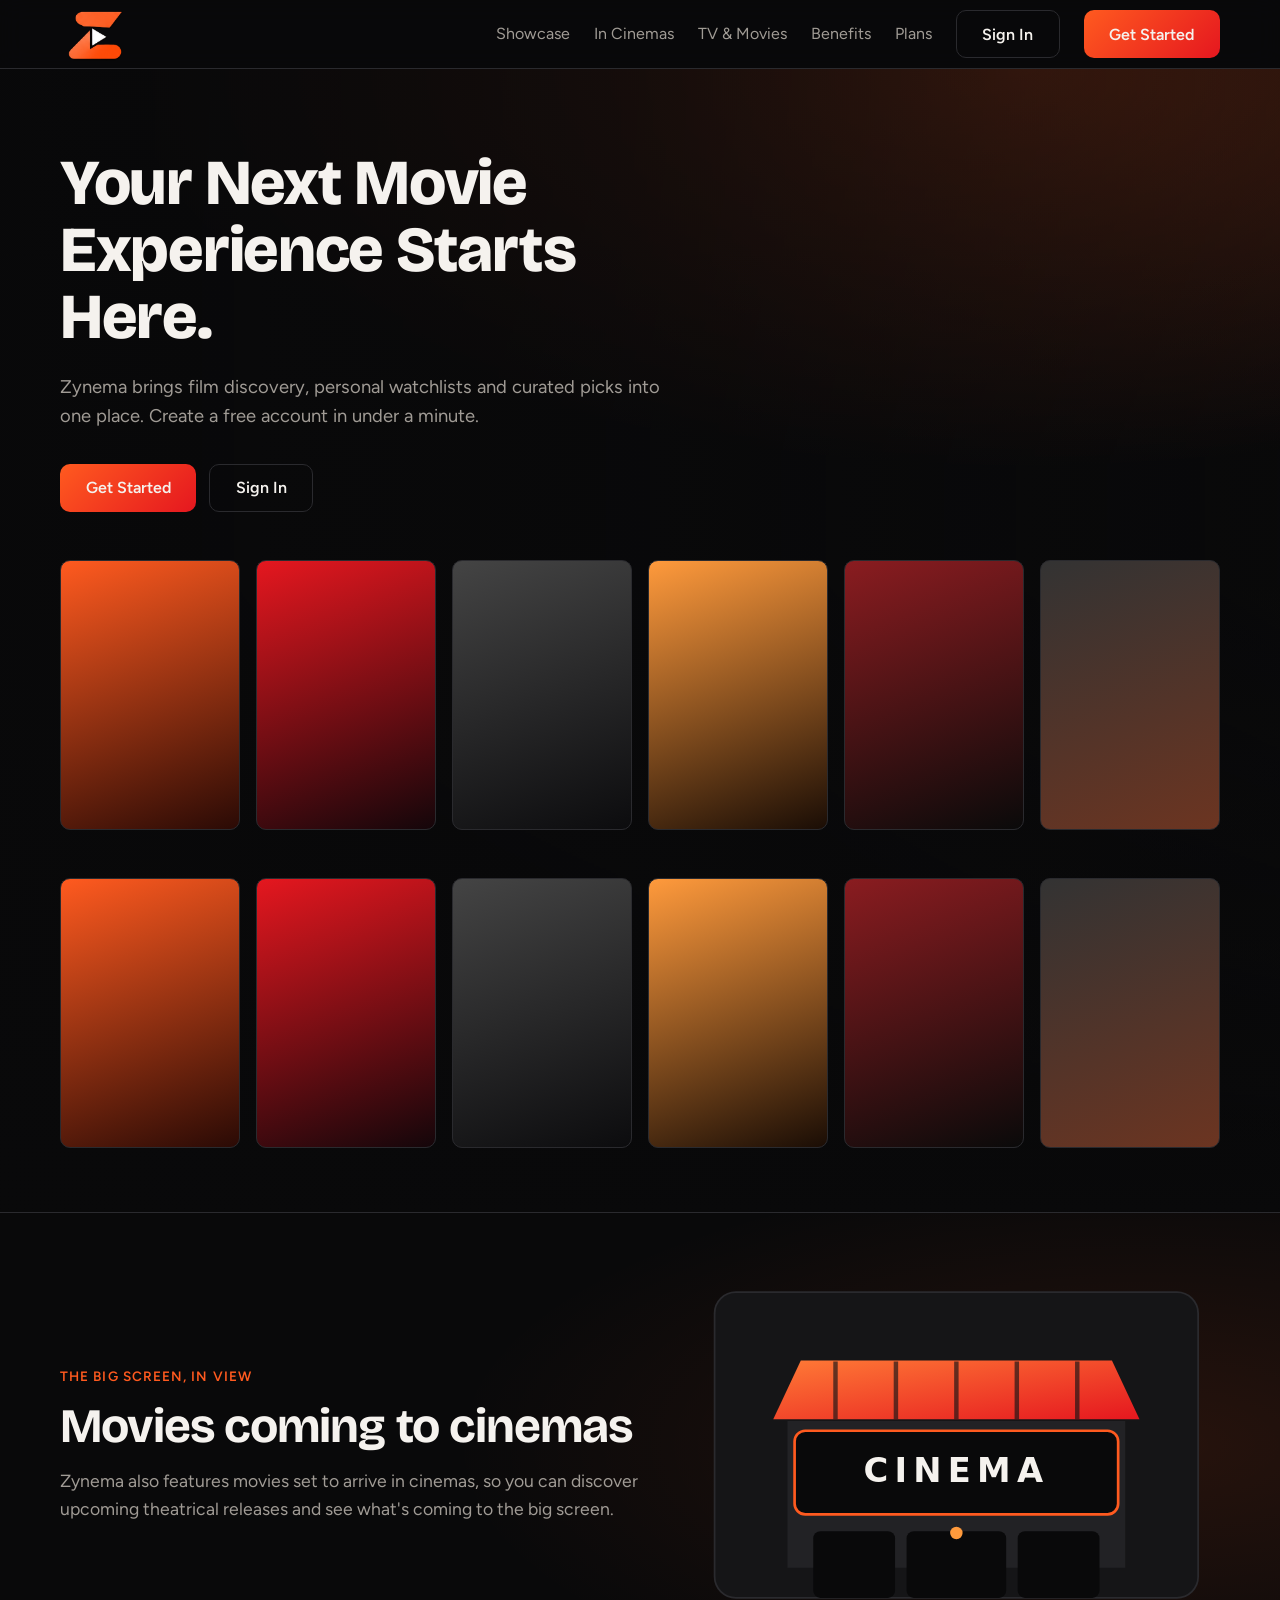
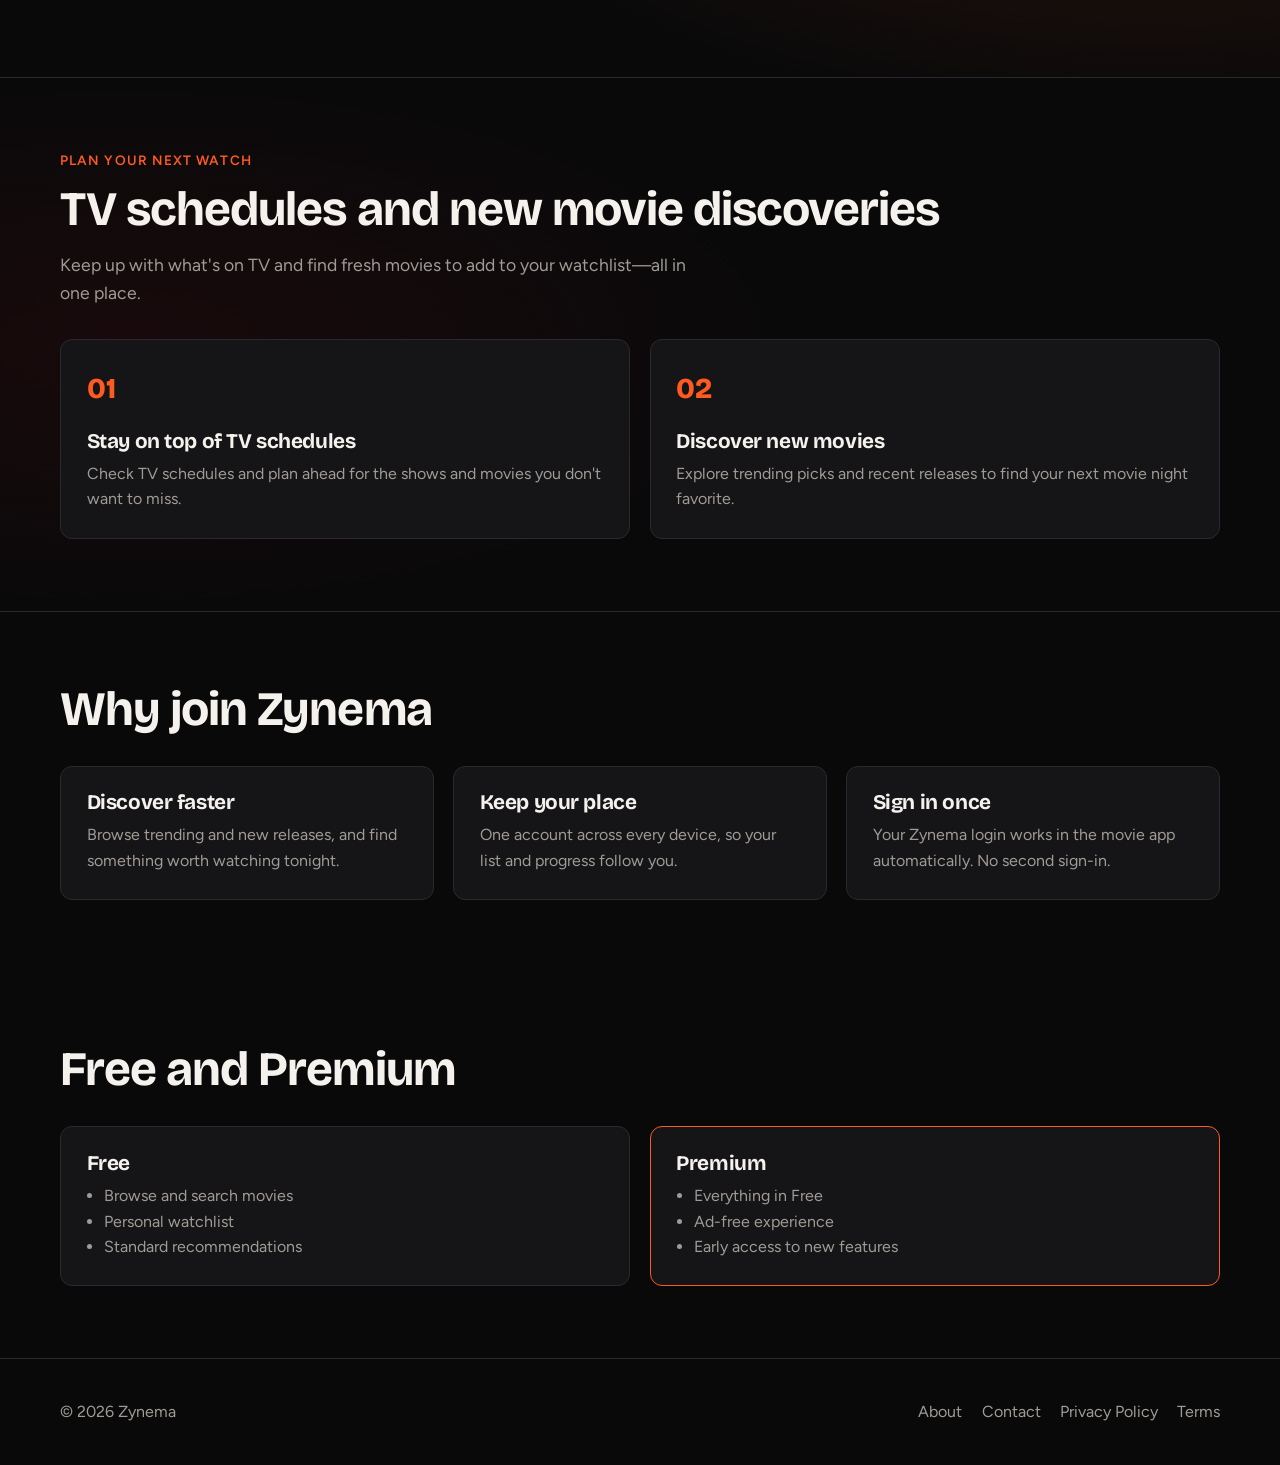
<file: index.html>
<!doctype html>
<html lang="en">
  <head>
    <title>Zynema </title>
    <meta charset="utf-8" />
    <meta name="viewport" content="width=device-width,initial-scale=1" />
    <link rel="icon" type="image/png" href="zynema-logo.png" />
    <link rel="stylesheet" href="css/styles.css" />
    <link rel="stylesheet" href="css/auth.css" />
    <link rel="stylesheet" href="css/responsive.css" />
    <meta
      name="description"
      content="Discover new movies and keep up with TV schedules on Zynema."
    />
  </head>
  <body>                               
    <header class="top">
      <div class="wrap">
        <a class="brand" href="index.html">Zyn<i>e</i>ma</a>
        <button id="menu-btn" aria-expanded="false" aria-controls="nav">
          Menu
        </button>
        <nav id="nav">
          <a href="#showcase">Showcase</a><a href="#cinemas">In Cinemas</a
          ><a href="#watch-features">TV &amp; Movies</a
          ><a href="#benefits">Benefits</a><a href="#plans">Plans</a
          ><a class="btn" href="login.html">Sign In</a
          ><a class="btn btn-primary" href="signup.html">Get Started</a>
        </nav>
      </div>
    </header>
    <main>
      <div class="hero">
        <div class="wrap">
          <h1>Your Next Movie Experience Starts Here.</h1>
          <p>
            Zynema brings film discovery, personal watchlists and curated picks
            into one place. Create a free account in under a minute.
          </p>
          <div class="cta">
            <a class="btn btn-primary" href="signup.html">Get Started</a
            ><a class="btn" href="login.html">Sign In</a>
          </div>
          <div class="posters" id="showcase">
            <div class="poster" role="img" aria-label="Featured poster"></div>
            <div class="poster" role="img" aria-label="Featured poster"></div>
            <div class="poster" role="img" aria-label="Featured poster"></div>
            <div class="poster" role="img" aria-label="Featured poster"></div>
            <div class="poster" role="img" aria-label="Featured poster"></div>
            <div class="poster" role="img" aria-label="Featured poster"></div>
          </div>
          <div class="posters" id="showcase">
            <div class="poster" role="img" aria-label="Featured poster"></div>
            <div class="poster" role="img" aria-label="Featured poster"></div>
            <div class="poster" role="img" aria-label="Featured poster"></div>
            <div class="poster" role="img" aria-label="Featured poster"></div>
            <div class="poster" role="img" aria-label="Featured poster"></div>
            <div class="poster" role="img" aria-label="Featured poster"></div>
          </div>
          
        </div>
      </div>
      <section id="cinemas" class="cinema-feature">
        <div class="wrap">
          <div class="cinema-feature-content">
            <p class="cinema-feature-label">The big screen, in view</p>
            <h2>Movies coming to cinemas</h2>
            <p class="cinema-feature-copy">
              Zynema also features movies set to arrive in cinemas, so you can
              discover upcoming theatrical releases and see what's coming to
              the big screen.
            </p>
          </div>
          <svg
            class="cinema-feature-art"
            viewBox="0 0 560 360"
            role="img"
            aria-labelledby="cinema-art-title"
          >
            <title id="cinema-art-title">Illustration of a cinema marquee</title>
            <defs>
              <linearGradient id="marquee" x1="0" x2="1" y1="0" y2="1">
                <stop offset="0" stop-color="#ff7a36" />
                <stop offset="1" stop-color="#e5171f" />
              </linearGradient>
            </defs>
            <rect
              x="8"
              y="8"
              width="544"
              height="344"
              rx="24"
              fill="#151517"
              stroke="#2a2a2e"
              stroke-width="2"
            />
            <path d="M90 318V153h380v165" fill="#222225" />
            <path
              d="M74 151 105 85h350l31 66H74Z"
              fill="url(#marquee)"
            />
            <path d="M144 86v65m68-65v65m68-65v65m68-65v65m68-65v65" stroke="#151517" stroke-width="5" opacity=".65" />
            <rect
              x="98"
              y="164"
              width="364"
              height="94"
              rx="12"
              fill="#09090a"
              stroke="#ff5a1f"
              stroke-width="3"
            />
            <text
              x="280"
              y="222"
              fill="#f5f2ee"
              font-family="system-ui, sans-serif"
              font-size="38"
              font-weight="800"
              letter-spacing="7"
              text-anchor="middle"
            >
              CINEMA
            </text>
            <rect x="119" y="277" width="92" height="75" rx="8" fill="#09090a" />
            <rect x="224" y="277" width="112" height="75" rx="8" fill="#09090a" />
            <rect x="349" y="277" width="92" height="75" rx="8" fill="#09090a" />
            <circle cx="280" cy="279" r="7" fill="#ff9a3c" />
          </svg>
        </div>
      </section>
      <section id="watch-features" class="watch-features">
        <div class="wrap">
          <p class="watch-features-label">Plan your next watch</p>
          <h2>TV schedules and new movie discoveries</h2>
          <p class="watch-features-intro">
            Keep up with what's on TV and find fresh movies to add to your
            watchlist—all in one place.
          </p>
          <div class="grid3">
            <article class="card watch-feature-card">
              <span class="watch-feature-number" aria-hidden="true">01</span>
              <h3>Stay on top of TV schedules</h3>
              <p>
                Check TV schedules and plan ahead for the shows and movies you
                don't want to miss.
              </p>
            </article>
            <article class="card watch-feature-card">
              <span class="watch-feature-number" aria-hidden="true">02</span>
              <h3>Discover new movies</h3>
              <p>
                Explore trending picks and recent releases to find your next
                movie night favorite.
              </p>
            </article>
          </div>
        </div>
      </section>
      <section id="benefits">
        <div class="wrap">
          <h2>Why join Zynema</h2>
          <div class="grid3">
            <div class="card">
              <h3>Discover faster</h3>
              <p>
                Browse trending and new releases, and find something worth
                watching tonight.
              </p>
            </div>
            <div class="card">
              <h3>Keep your place</h3>
              <p>
                One account across every device, so your list and progress
                follow you.
              </p>
            </div>
            <div class="card">
              <h3>Sign in once</h3>
              <p>
                Your Zynema login works in the movie app automatically. No
                second sign-in.
              </p>
            </div>
          </div>
        </div>
      </section>
      <section id="plans">
        <div class="wrap">
          <h2>Free and Premium</h2>
          <div class="grid3">
            <div class="card">
              <h3>Free</h3>
              <ul>
                <li>Browse and search movies</li>
                <li>Personal watchlist</li>
                <li>Standard recommendations</li>
              </ul>
            </div>
            <div class="card premium">
              <h3>Premium</h3>
              <ul>
                <li>Everything in Free</li>
                <li>Ad-free experience</li>
                <li>Early access to new features</li>
              </ul>
            </div>
          </div>
        </div>
      </section>
    </main>
    <footer>
      <div class="wrap">
        <span>© <span id="yr"></span> Zynema</span>
        <nav>
          <a href="#benefits">About</a
          ><a href="mailto:support@zynema.com">Contact</a
          ><a data-app-path="/privacy" href="#">Privacy Policy</a
          ><a data-app-path="/terms" href="#">Terms</a>
        </nav>
      </div>
    </footer>
    <script type="module">
      import { wireNav, wireAppLinks, loadMovieArtwork } from "./js/ui.js";
      wireNav();
      wireAppLinks();
      loadMovieArtwork();
      document.getElementById("yr").textContent = new Date().getFullYear();
    </script>
  </body>
</html>
</file>
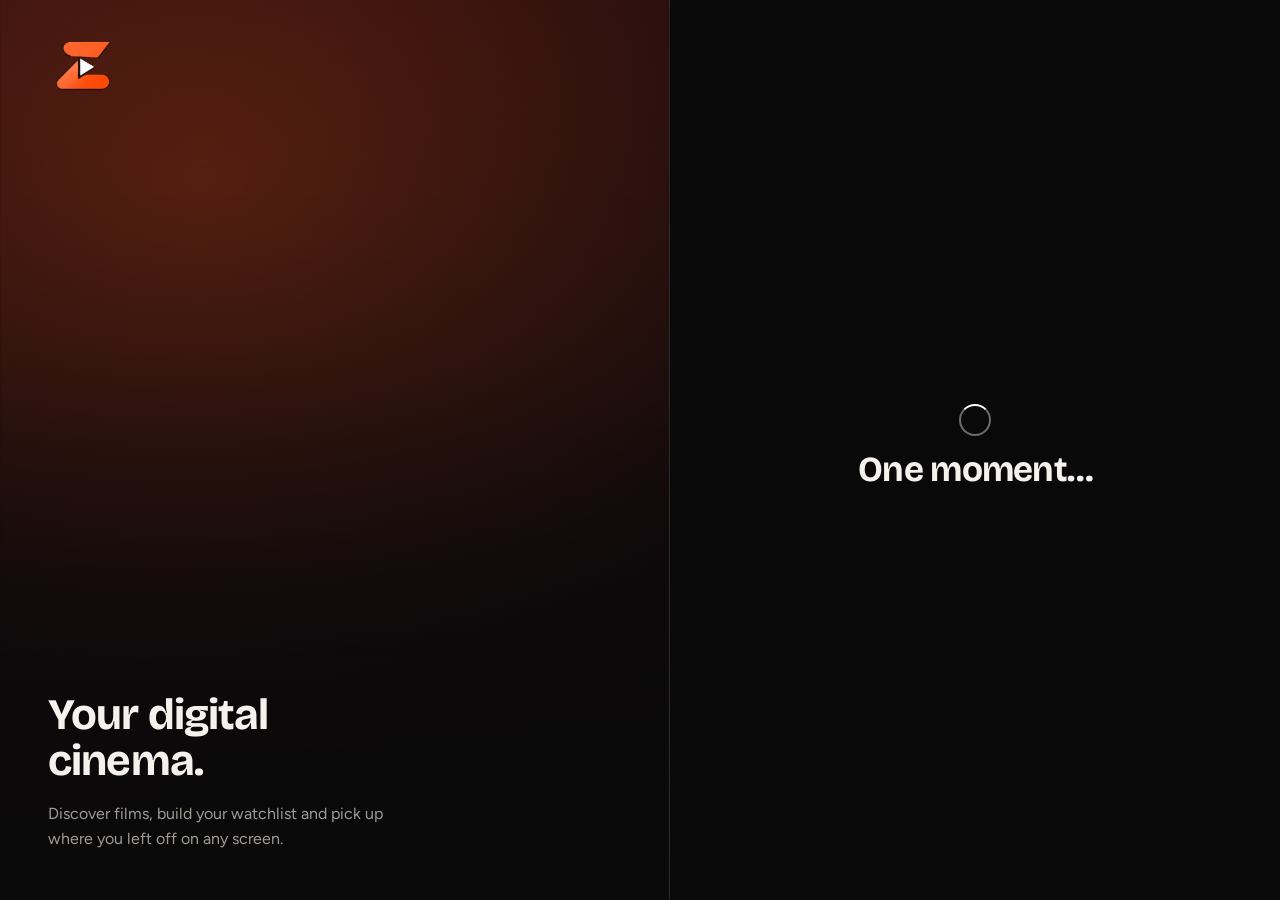
<file: callback.html>
<!doctype html>
<html lang="en">
  <head>
    <title>Verifying… – Zynema</title>
    <meta charset="utf-8" />
    <meta name="viewport" content="width=device-width,initial-scale=1" />
    <link rel="icon" type="image/png" href="zynema-logo.png" />
    <link rel="stylesheet" href="css/styles.css" />
    <link rel="stylesheet" href="css/auth.css" />
    <link rel="stylesheet" href="css/responsive.css" />
  </head>
  <body>
    <div class="auth">
      <aside class="art">
        <a class="brand" href="index.html">Zyn<i>e</i>ma</a>
        <h2>Your digital cinema.</h2>
        <p>
          Discover films, build your watchlist and pick up where you left off on
          any screen.
        </p>
      </aside>
      <main class="pane">
        <div class="form state" id="s">
          <div
            class="spin"
            style="margin: 0 auto 1rem; width: 32px; height: 32px"
          ></div>
          <h1>One moment…</h1>
        </div>
        <div class="form state hidden" id="bad">
          <div class="ico">⚠️</div>
          <h1>Link problem</h1>
          <p class="sub" id="why">This link is invalid or has expired.</p>
          <a class="btn btn-primary" href="login.html">Back to sign in</a>
        </div>
      </main>
    </div>
    <script type="module">
      import { supabase } from "./js/supabase.js";
      import { CONFIG } from "./js/config.js";
      const q = new URLSearchParams(location.search),
        h = new URLSearchParams(location.hash.slice(1));
      const type = q.get("type") || h.get("type"),
        code = q.get("code"),
        tokenHash = q.get("token_hash") || h.get("token_hash"),
        err =
          q.get("error_description") ||
          h.get("error_description") ||
          q.get("error_code") ||
          h.get("error_code") ||
          q.get("error") ||
          h.get("error");
      function fail(m) {
        document.getElementById("s").classList.add("hidden");
        document.getElementById("bad").classList.remove("hidden");
        if (m) document.getElementById("why").textContent = m;
      }
      history.replaceState(
        null,
        "",
        location.pathname + (type ? "?type=" + encodeURIComponent(type) : ""),
      ); // keep codes/tokens out of visible URL
      if (err)
        fail(
          /expired/i.test(err)
            ? "This link has expired. Request a new one."
            : "This link is invalid.",
        );
      else if (!code && !tokenHash)
        fail(
          "This confirmation link is incomplete. Request a new email and open its full confirmation link. If this keeps happening, contact support.",
        );
      else {
        try {
          const result = code
            ? await supabase.auth.exchangeCodeForSession(code)
            : await supabase.auth.verifyOtp({
                token_hash: tokenHash,
                type: type === "recovery" ? "recovery" : "email",
              });
          if (result.error) {
            fail(
              /expired/i.test(result.error.message)
                ? "This link has expired. Request a new one."
                : "This link is invalid or was already used.",
            );
          } else if (!result.data?.session || !result.data?.user) {
            fail("This link did not create a valid session. Request a new one.");
          } else if (type === "recovery") {
            location.replace("reset-password.html");
          } else if (
            (type === "signup" || type === "email") &&
            result.data.user.email_confirmed_at
          ) {
            try {
              const { error } = await supabase.auth.signOut();
              if (error) {
                fail(
                  "Your email was confirmed, but we couldn't clear the temporary session. Please return to sign in and try again.",
                );
              } else {
                location.replace(CONFIG.LOGIN_URL);
              }
            } catch {
              fail(
                "Your email was confirmed, but we couldn't clear the temporary session. Please return to sign in and try again.",
              );
            }
          } else {
            fail("Your email could not be verified. Request a new confirmation link.");
          }
        } catch {
          fail("We couldn't verify this link right now. Please try again.");
        }
      }
    </script>
  </body>
</html>
</file>
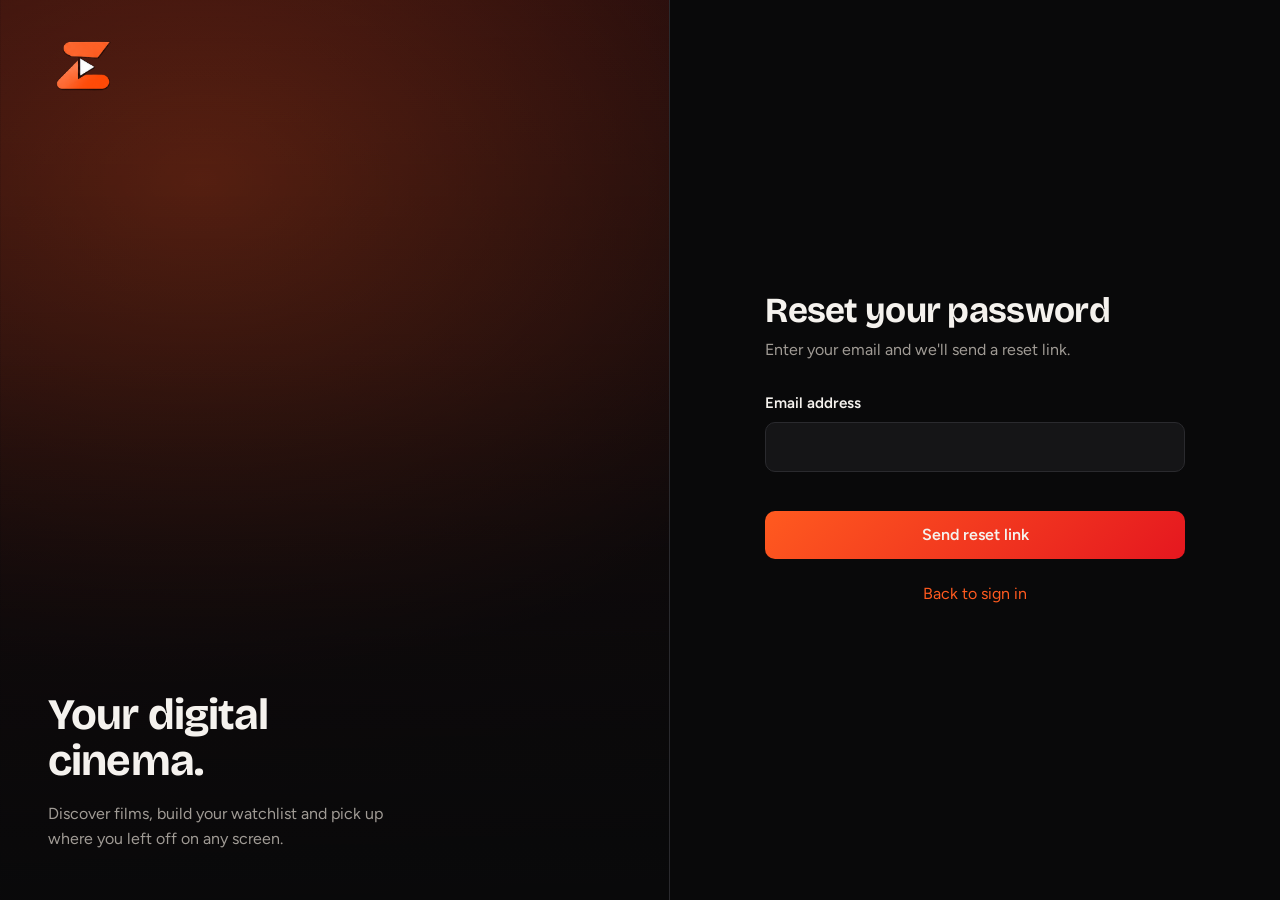
<file: forgot-password.html>
<!doctype html>
<html lang="en">
  <head>
    <title>Reset password – Zynema</title>
    <meta charset="utf-8" />
    <meta name="viewport" content="width=device-width,initial-scale=1" />
    <link rel="icon" type="image/png" href="zynema-logo.png" />
    <link rel="stylesheet" href="css/styles.css" />
    <link rel="stylesheet" href="css/auth.css" />
    <link rel="stylesheet" href="css/responsive.css" />
  </head>
  <body>
    <div class="auth">
      <aside class="art">
        <a class="brand" href="index.html">Zyn<i>e</i>ma</a>
        <h2>Your digital cinema.</h2>
        <p>
          Discover films, build your watchlist and pick up where you left off on
          any screen.
        </p>
      </aside>
      <main class="pane">
        <form class="form" id="f" novalidate>
          <h1>Reset your password</h1>
          <p class="sub">Enter your email and we'll send a reset link.</p>
          <div class="field">
            <label for="email">Email address</label>
            <div class="inp">
              <input id="email" type="email" autocomplete="email" required />
            </div>
            <div class="err" id="email-err"></div>
          </div>
          <button class="btn btn-primary" id="go" type="submit">
            Send reset link
          </button>
          <p class="alt"><a href="login.html">Back to sign in</a></p>
        </form>
        <div class="form state hidden" id="done">
          <div class="ico">✉️</div>
          <h1>Link sent</h1>
          <p class="sub">
            If an account exists for that email, a reset link is on its way. It
            expires soon, so use it promptly.
          </p>
          <a class="btn" href="login.html">Back to sign in</a>
        </div>
      </main>
    </div>
    <script type="module">
      import { sendReset } from "./js/auth.js";
      import { isEmail, friendlyError } from "./js/validation.js";
      import { toast, setLoading, fieldError } from "./js/ui.js";
      const $ = (id) => document.getElementById(id);
      let busy = false;
      $("f").addEventListener("submit", async (e) => {
        e.preventDefault();
        if (busy) return;
        const em = $("email");
        fieldError(em, isEmail(em.value) ? "" : "Enter a valid email address.");
        if (!isEmail(em.value)) return;
        busy = true;
        setLoading($("go"), true, "Sending");
        try {
          await sendReset(em.value.trim());
          $("f").classList.add("hidden");
          $("done").classList.remove("hidden");
        } catch (err) {
          toast(friendlyError(err), "error");
          busy = false;
          setLoading($("go"), false);
        }
      });
    </script>
  </body>
</html>
</file>
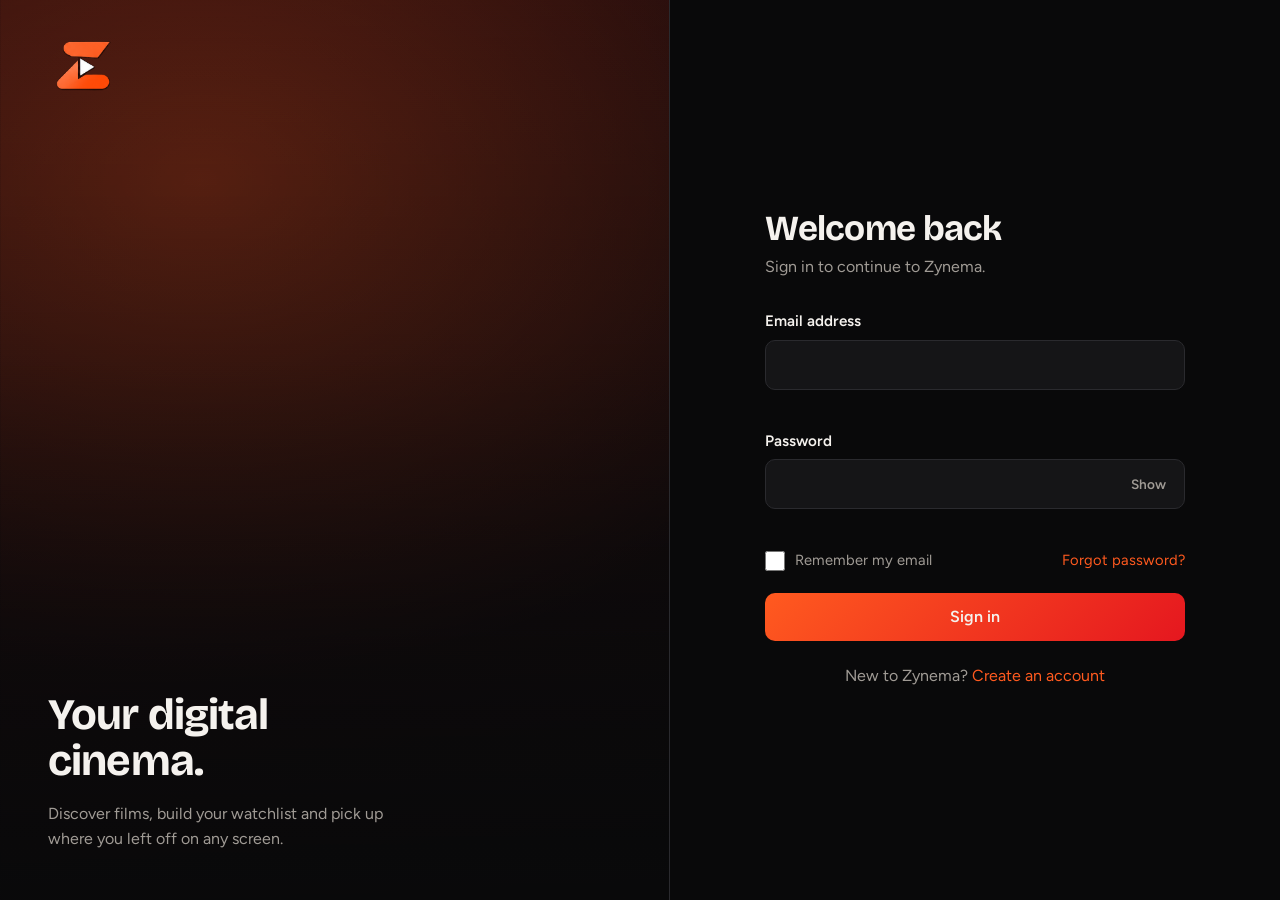
<file: login.html>
<!doctype html>
<html lang="en">
  <head>
    <title>Sign in – Zynema</title>
    <meta charset="utf-8" />
    <meta name="viewport" content="width=device-width,initial-scale=1" />
    <link rel="icon" type="image/png" href="zynema-logo.png" />
    <link rel="stylesheet" href="css/styles.css" />
    <link rel="stylesheet" href="css/auth.css" />
    <link rel="stylesheet" href="css/responsive.css" />
  </head>
  <body>
    <div class="auth">
      <aside class="art">
        <a class="brand" href="index.html">Zyn<i>e</i>ma</a>
        <h2>Your digital cinema.</h2>
        <p>
          Discover films, build your watchlist and pick up where you left off on
          any screen.
        </p>
      </aside>

      <main class="pane">
        <form class="form" id="f" novalidate>
          <h1>Welcome back</h1>
          <p class="sub">Sign in to continue to Zynema.</p>

          <div class="field">
            <label for="email">Email address</label>
            <div class="inp">
              <input id="email" type="email" autocomplete="email" required />
            </div>
            <div class="err" id="email-err"></div>
          </div>

          <div class="field">
            <label for="pw">Password</label>
            <div class="inp">
              <input
                id="pw"
                type="password"
                autocomplete="current-password"
                required
              />
              <button
                type="button"
                class="eye"
                data-eye="pw"
                aria-label="Show password"
              >
                Show
              </button>
            </div>
            <div class="err" id="pw-err"></div>
          </div>

          <div class="row">
            <label class="chk">
              <input type="checkbox" id="rem" />
              <span>Remember my email</span>
            </label>
            <a href="forgot-password.html">Forgot password?</a>
          </div>

          <button class="btn btn-primary" id="go" type="submit">Sign in</button>

          <p class="alt">
            New to Zynema? <a href="signup.html">Create an account</a>
          </p>
        </form>
      </main>
    </div>

    <script type="module">
  import { supabase } from "./js/supabase.js";
  import { signIn, getUser, nextParam } from "./js/auth.js";
  import { isEmail, friendlyError } from "./js/validation.js";
  import {
    toast,
    setLoading,
    fieldError,
    wireEyeToggles,
    loadMovieArtwork,
  } from "./js/ui.js";

  wireEyeToggles();
  loadMovieArtwork();

  const $ = (id) => document.getElementById(id);
const DASHBOARD_ORIGIN = "https://app.zynema-app.online";
const HANDOFF_ENDPOINT = `${DASHBOARD_ORIGIN}/api/auth/handoff`;
  const logoutRequested =
    new URLSearchParams(window.location.search).get("logout") === "1";
  let busy = false;

  const saved = localStorage.getItem("zy_remember");
  if (saved) {
    $("email").value = saved;
    $("rem").checked = true;
  }
  function safeDashboardPath(value) {
    try {
      const destination = new URL(value || "/", DASHBOARD_ORIGIN);
      if (destination.origin !== DASHBOARD_ORIGIN) return "/";
      return `${destination.pathname}${destination.search}${destination.hash}`;
    } catch {
      return "/";
    }
  }

  function handoffToDashboard(session, requestedNext) {
    if (
      !session?.access_token ||
      !session?.refresh_token ||
      !session?.user?.id
    ) {
      throw new Error("Your login session could not be verified. Please sign in again.");
    }

    const expiresAt = Number(
      session.expires_at ??
        Math.floor(Date.now() / 1000) + Number(session.expires_in || 3600)
    );

    if (!Number.isFinite(expiresAt) || expiresAt <= Math.floor(Date.now() / 1000)) {
      throw new Error("Your login session has expired. Please sign in again.");
    }

    const values = {
      access_token: session.access_token,
      refresh_token: session.refresh_token,
      expires_at: String(expiresAt),
      user_id: session.user.id,
      next: safeDashboardPath(requestedNext),
    };

    const form = document.createElement("form");
    form.method = "POST";
    form.action = HANDOFF_ENDPOINT;
    form.enctype = "application/x-www-form-urlencoded";
    form.hidden = true;

    for (const [name, value] of Object.entries(values)) {
      const input = document.createElement("input");
      input.type = "hidden";
      input.name = name;
      input.value = value;
      form.appendChild(input);
    }

    document.body.appendChild(form);
    form.submit();
  }

  if (logoutRequested) {
    try {
      const { error } = await supabase.auth.signOut();
      if (error) throw error;
      toast("You have been signed out.", "success");
    } catch (error) {
      toast(friendlyError(error), "error");
    }

    window.history.replaceState(
      null,
      "",
      `${window.location.pathname}${window.location.hash}`
    );
  } else {
    try {
      const existingUser = await getUser();
      if (existingUser?.email_confirmed_at) {
        const { data, error } = await supabase.auth.getSession();
        if (error) throw error;
        if (data.session) {
          handoffToDashboard(data.session, nextParam());
        }
      }
    } catch (error) {
      console.error("Existing-session handoff failed:", error);
      toast(friendlyError(error), "error");
    }
  }

  $("f").addEventListener("submit", async (event) => {
    event.preventDefault();
    if (busy) return;

    const emailInput = $("email");
    const passwordInput = $("pw");

    fieldError(
      emailInput,
      isEmail(emailInput.value) ? "" : "Enter a valid email address."
    );
    fieldError(
      passwordInput,
      passwordInput.value ? "" : "Enter your password."
    );

    if (!isEmail(emailInput.value) || !passwordInput.value) return;

    busy = true;
    setLoading($("go"), true, "Signing in");

    try {
      const data = await signIn({
        email: emailInput.value.trim(),
        password: passwordInput.value,
      });

      if (!data.session) {
        throw new Error("Sign-in succeeded but no session was returned. Please try again.");
      }

      if ($("rem").checked) {
        localStorage.setItem("zy_remember", emailInput.value.trim());
      } else {
        localStorage.removeItem("zy_remember");
      }

      handoffToDashboard(data.session, nextParam());
    } catch (error) {
      if (/confirm/i.test(error?.message ?? "")) {
        sessionStorage.setItem("zy_email", emailInput.value.trim());
        toast(friendlyError(error), "error");
        setTimeout(() => {
          window.location.href = "verify-email.html";
        }, 1800);
      } else {
        toast(friendlyError(error), "error");
      }

      busy = false;
      setLoading($("go"), false);
    }
  });
</script>
  </body>
</html>
</file>
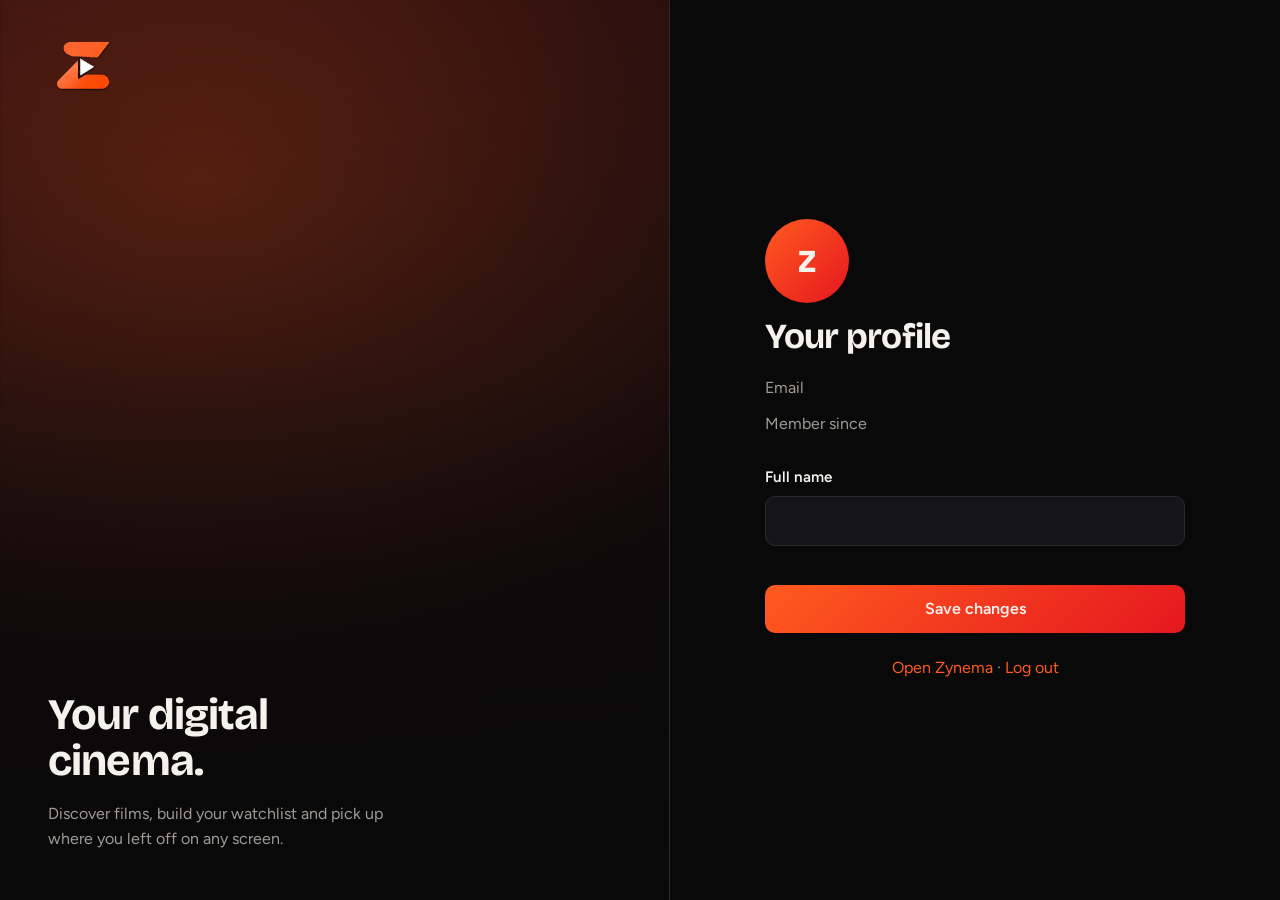
<file: profile.html>
<!doctype html>
<html lang="en">
  <head>
    <title>Profile – Zynema</title>
    <meta charset="utf-8" />
    <meta name="viewport" content="width=device-width,initial-scale=1" />
    <link rel="icon" type="image/png" href="zynema-logo.png" />
    <link rel="stylesheet" href="css/styles.css" />
    <link rel="stylesheet" href="css/auth.css" />
    <link rel="stylesheet" href="css/responsive.css" />
  </head>
  <body>
    <div class="auth">
      <aside class="art">
        <a class="brand" href="index.html">Zyn<i>e</i>ma</a>
        <h2>Your digital cinema.</h2>
        <p>
          Discover films, build your watchlist and pick up where you left off on
          any screen.
        </p>
      </aside>
      <main class="pane">
        <div class="form">
          <div class="avatar" id="av">Z</div>
          <h1 id="nm">Your profile</h1>
          <dl class="meta">
            <dt>Email</dt>
            <dd id="em"></dd>
            <dt>Member since</dt>
            <dd id="since"></dd>
          </dl>
          <form id="f" novalidate>
            <div class="field">
              <label for="name">Full name</label>
              <div class="inp"><input id="name" autocomplete="name" /></div>
              <div class="err" id="name-err"></div>
            </div>
            <button class="btn btn-primary" id="go" type="submit">
              Save changes
            </button>
          </form>
          <p class="alt">
            <a id="app" href="#">Open Zynema</a> ·
            <a href="#" id="out">Log out</a>
          </p>
        </div>
      </main>
    </div>
    <script type="module">
      import { requireUser, updateName, logout } from "./js/auth.js";
      import { isName, friendlyError } from "./js/validation.js";
      import { toast, setLoading, fieldError } from "./js/ui.js";
      import { CONFIG } from "./js/config.js";
      const $ = (id) => document.getElementById(id);
      const u = await requireUser();
      function paint(u) {
        const n = u.user_metadata?.full_name || "";
        $("nm").textContent = n || "Your profile";
        $("name").value = n;
        $("em").textContent = u.email;
        $("since").textContent = new Date(u.created_at).toLocaleDateString(
          undefined,
          { dateStyle: "long" },
        );
        $("av").textContent = (n || u.email)[0].toUpperCase();
      }
      if (u) {
        paint(u);
        $("app").href = CONFIG.APP_URL;
      }
      $("f").addEventListener("submit", async (e) => {
        e.preventDefault();
        const n = $("name");
        fieldError(n, isName(n.value) ? "" : "Enter your full name.");
        if (!isName(n.value)) return;
        setLoading($("go"), true, "Saving");
        try {
          paint(await updateName(n.value.trim()));
          toast("Profile saved.", "success");
        } catch (err) {
          toast(friendlyError(err), "error");
        }
        setLoading($("go"), false);
      });
      $("out").addEventListener("click", (e) => {
        e.preventDefault();
        logout();
      });
    </script>
  </body>
</html>
</file>
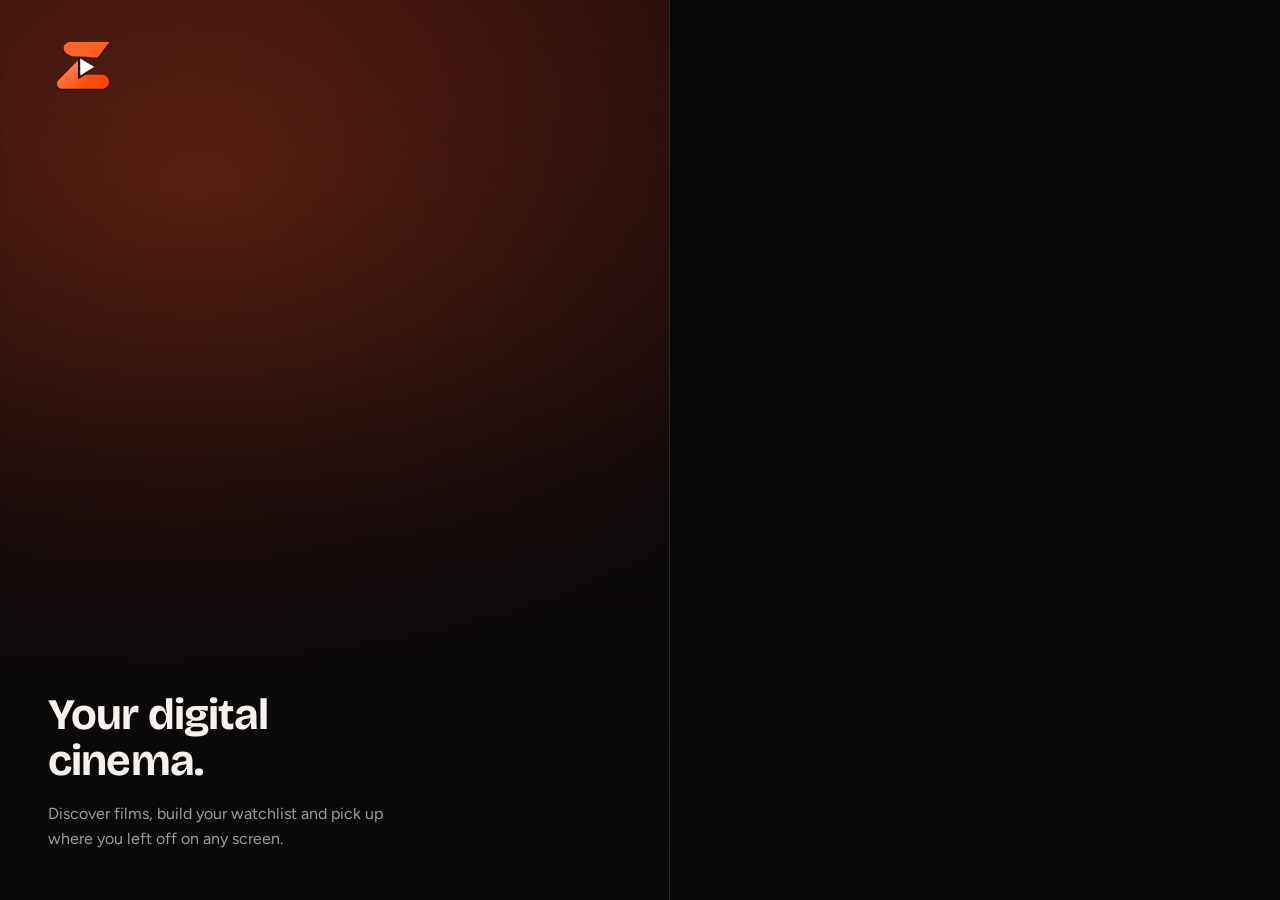
<file: reset-password.html>
<!doctype html>
<html lang="en">
  <head>
    <title>New password – Zynema</title>
    <meta charset="utf-8" />
    <meta name="viewport" content="width=device-width,initial-scale=1" />
    <link rel="icon" type="image/png" href="zynema-logo.png" />
    <link rel="stylesheet" href="css/styles.css" />
    <link rel="stylesheet" href="css/auth.css" />
    <link rel="stylesheet" href="css/responsive.css" />
  </head>
  <body>
    <div class="auth">
      <aside class="art">
        <a class="brand" href="index.html">Zyn<i>e</i>ma</a>
        <h2>Your digital cinema.</h2>
        <p>
          Discover films, build your watchlist and pick up where you left off on
          any screen.
        </p>
      </aside>
      <main class="pane">
        <form class="form hidden" id="f" novalidate>
          <h1>Choose a new password</h1>
          <p class="sub">
            Use at least 8 characters with upper and lower case letters and a
            number.
          </p>
          <div class="field">
            <label for="pw">New password</label>
            <div class="inp">
              <input
                id="pw"
                type="password"
                autocomplete="new-password"
              /><button
                type="button"
                class="eye"
                data-eye="pw"
                aria-label="Show password"
              >
                Show
              </button>
            </div>
            <div class="err" id="pw-err"></div>
          </div>
          <div class="field">
            <label for="pw2">Confirm new password</label>
            <div class="inp">
              <input
                id="pw2"
                type="password"
                autocomplete="new-password"
              /><button
                type="button"
                class="eye"
                data-eye="pw2"
                aria-label="Show password"
              >
                Show
              </button>
            </div>
            <div class="err" id="pw2-err"></div>
          </div>
          <button class="btn btn-primary" id="go" type="submit">
            Update password
          </button>
        </form>
        <div class="form state hidden" id="bad">
          <div class="ico">⚠️</div>
          <h1>Link expired</h1>
          <p class="sub">This reset link is invalid or has expired.</p>
          <a class="btn btn-primary" href="forgot-password.html"
            >Request a new link</a
          >
        </div>
      </main>
    </div>
    <script type="module">
      import { getUser, updatePassword, logout } from "./js/auth.js";
      import { passwordScore, friendlyError } from "./js/validation.js";
      import {
        toast,
        setLoading,
        fieldError,
        wireEyeToggles,
      } from "./js/ui.js";
      import { supabase } from "./js/supabase.js";
      wireEyeToggles();
      const $ = (id) => document.getElementById(id);
      let busy = false;
      (await getUser())
        ? $("f").classList.remove("hidden")
        : $("bad").classList.remove("hidden");
      $("f").addEventListener("submit", async (e) => {
        e.preventDefault();
        if (busy) return;
        const a = $("pw"),
          b = $("pw2");
        fieldError(
          a,
          passwordScore(a.value).ok
            ? ""
            : "Use 8+ characters with upper, lower case and a number.",
        );
        fieldError(b, a.value === b.value ? "" : "Passwords do not match.");
        if (!passwordScore(a.value).ok || a.value !== b.value) return;
        busy = true;
        setLoading($("go"), true, "Updating");
        try {
          await updatePassword(a.value);
          toast("Password updated. Sign in with your new password.", "success");
          await supabase.auth.signOut();
          setTimeout(() => location.replace("login.html"), 1500);
        } catch (err) {
          toast(friendlyError(err), "error");
          busy = false;
          setLoading($("go"), false);
        }
      });
    </script>
  </body>
</html>
</file>
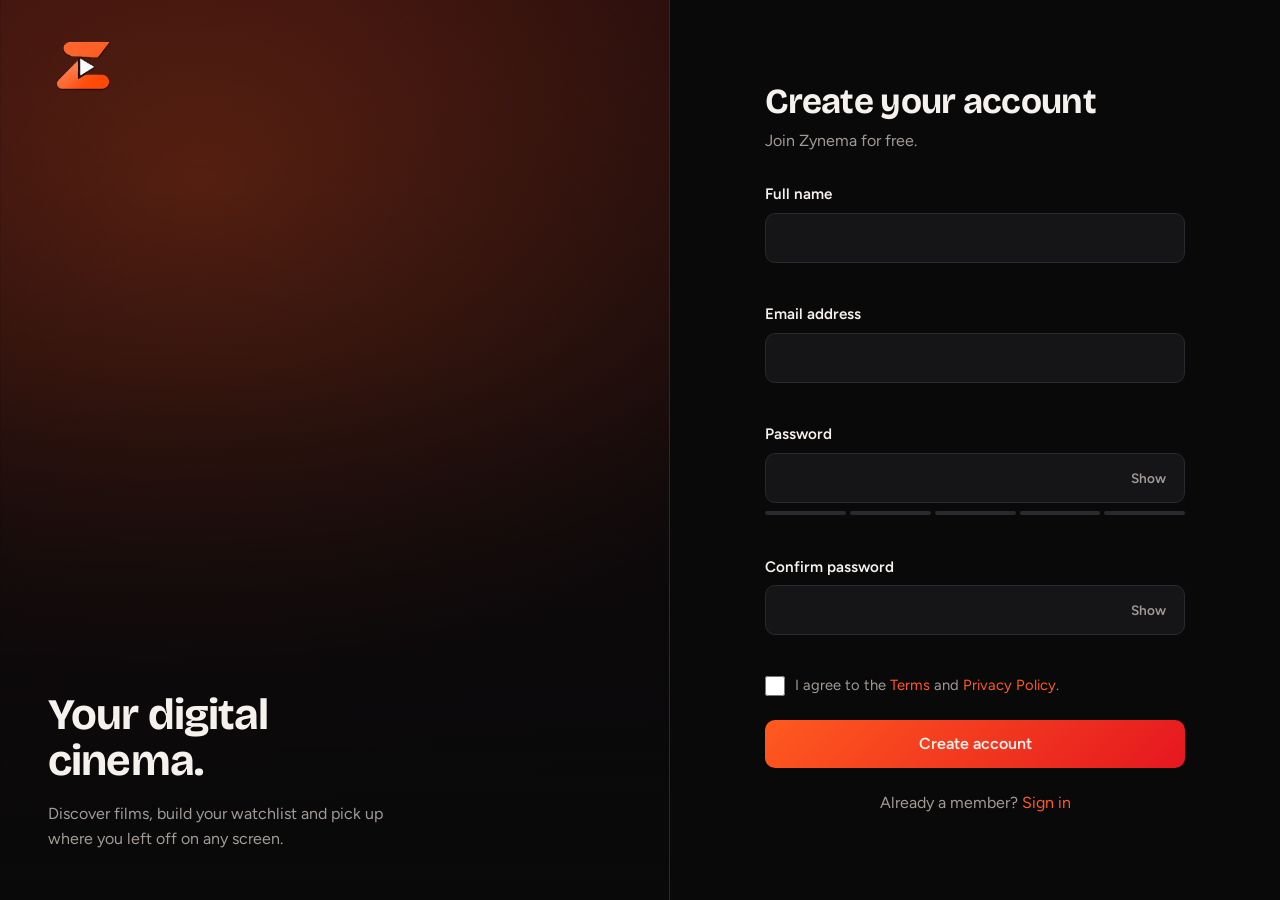
<file: signup.html>
<!doctype html>
<html lang="en">
  <head>
    <title>Create account – Zynema</title>
    <meta charset="utf-8" />
    <meta name="viewport" content="width=device-width,initial-scale=1" />
    <link rel="icon" type="image/png" href="zynema-logo.png" />
    <link rel="stylesheet" href="css/styles.css" />
    <link rel="stylesheet" href="css/auth.css" />
    <link rel="stylesheet" href="css/responsive.css" />
  </head>
  <body>
    <div class="auth">
      <aside class="art">
        <a class="brand" href="index.html">Zyn<i>e</i>ma</a>
        <h2>Your digital cinema.</h2>
        <p>
          Discover films, build your watchlist and pick up where you left off on
          any screen.
        </p>
      </aside>
      <main class="pane">
        <form class="form" id="f" novalidate>
          <h1>Create your account</h1>
          <p class="sub">Join Zynema for free.</p>
          <div class="field">
            <label for="name">Full name</label>
            <div class="inp">
              <input id="name" autocomplete="name" required />
            </div>
            <div class="err" id="name-err"></div>
          </div>
          <div class="field">
            <label for="email">Email address</label>
            <div class="inp">
              <input id="email" type="email" autocomplete="email" required />
            </div>
            <div class="err" id="email-err"></div>
          </div>
          <div class="field">
            <label for="pw">Password</label>
            <div class="inp">
              <input
                id="pw"
                type="password"
                autocomplete="new-password"
                required
              /><button
                type="button"
                class="eye"
                data-eye="pw"
                aria-label="Show password"
              >
                Show
              </button>
            </div>
            <div class="meter" id="meter">
              <span></span><span></span><span></span><span></span><span></span>
            </div>
            <div class="meter-l" id="meter-l"></div>
            <div class="err" id="pw-err"></div>
          </div>
          <div class="field">
            <label for="pw2">Confirm password</label>
            <div class="inp">
              <input
                id="pw2"
                type="password"
                autocomplete="new-password"
                required
              /><button
                type="button"
                class="eye"
                data-eye="pw2"
                aria-label="Show password"
              >
                Show
              </button>
            </div>
            <div class="err" id="pw2-err"></div>
          </div>
          <label class="chk"
            ><input type="checkbox" id="terms" /><span
              >I agree to the
              <a
                data-app-path="/terms"
                href="#"
                target="_blank"
                rel="noopener"
                style="color: var(--accent)"
                >Terms</a
              >
              and
              <a
                data-app-path="/privacy"
                href="#"
                target="_blank"
                rel="noopener"
                style="color: var(--accent)"
                >Privacy Policy</a
              >.</span
            ></label
          >
          <div class="err" id="terms-err"></div>
          <button class="btn btn-primary" id="go" type="submit">
            Create account
          </button>
          <p class="alt">Already a member? <a href="login.html">Sign in</a></p>
        </form>
      </main>
    </div>
    <script type="module">
      import { signUp } from "./js/auth.js";
      import {
        isEmail,
        isName,
        passwordScore,
        friendlyError,
      } from "./js/validation.js";
      import {
        toast,
        setLoading,
        fieldError,
        wireEyeToggles,
        wireAppLinks,
        loadMovieArtwork,
      } from "./js/ui.js";
      wireEyeToggles();
      wireAppLinks();
      loadMovieArtwork();
      const $ = (id) => document.getElementById(id);
      let busy = false;
      $("pw").addEventListener("input", (e) => {
        const s = passwordScore(e.target.value);
        [...$("meter").children].forEach(
          (b, i) =>
            (b.style.background =
              i < s.score
                ? s.score < 3
                  ? "#ff6b6b"
                  : s.score < 4
                    ? "#ffb020"
                    : "#3ecf8e"
                : ""),
        );
        $("meter-l").textContent = e.target.value ? s.label : "";
      });
      $("f").addEventListener("submit", async (e) => {
        e.preventDefault();
        if (busy) return;
        const name = $("name"),
          email = $("email"),
          pw = $("pw"),
          pw2 = $("pw2");
        let ok = true;
        const chk = (el, bad, msg) => {
          fieldError(el, bad ? msg : "");
          if (bad) ok = false;
        };
        chk(name, !isName(name.value), "Enter your full name.");
        chk(email, !isEmail(email.value), "Enter a valid email address.");
        chk(
          pw,
          !passwordScore(pw.value).ok,
          "Use 8+ characters with upper, lower case and a number.",
        );
        chk(pw2, pw.value !== pw2.value, "Passwords do not match.");
        $("terms-err").textContent = $("terms").checked
          ? ""
          : "Accept the terms to continue.";
        if (!$("terms").checked) ok = false;
        if (!ok) return;
        busy = true;
        setLoading($("go"), true, "Creating account");
        try {
          await signUp({
            fullName: name.value.trim(),
            email: email.value.trim(),
            password: pw.value,
          });
          sessionStorage.setItem("zy_email", email.value.trim());
          location.href = "verify-email.html";
        } catch (err) {
          toast(friendlyError(err), "error");
          busy = false;
          setLoading($("go"), false);
        }
      });
    </script>
  </body>
</html>
</file>
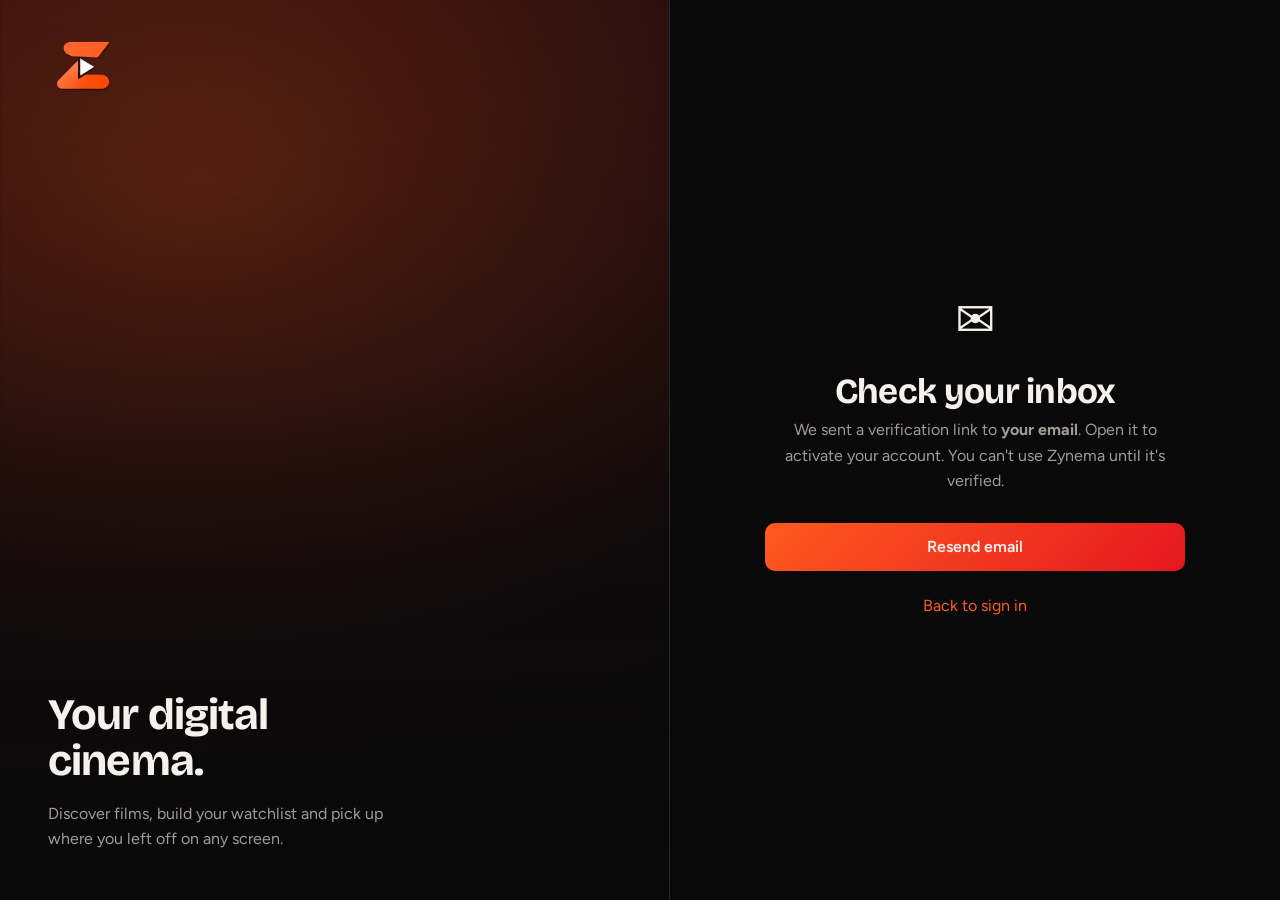
<file: verify-email.html>
<!doctype html>
<html lang="en">
  <head>
    <title>Verify your email – Zynema</title>
    <meta charset="utf-8" />
    <meta name="viewport" content="width=device-width,initial-scale=1" />
    <link rel="icon" type="image/png" href="zynema-logo.png" />
    <link rel="stylesheet" href="css/styles.css" />
    <link rel="stylesheet" href="css/auth.css" />
    <link rel="stylesheet" href="css/responsive.css" />
  </head>
  <body>
    <div class="auth">
      <aside class="art">
        <a class="brand" href="index.html">Zyn<i>e</i>ma</a>
        <h2>Your digital cinema.</h2>
        <p>
          Discover films, build your watchlist and pick up where you left off on
          any screen.
        </p>
      </aside>
      <main class="pane">
        <div class="form state">
          <div class="ico">✉️</div>
          <h1>Check your inbox</h1>
          <p class="sub">
            We sent a verification link to <strong id="em">your email</strong>.
            Open it to activate your account. You can't use Zynema until it's
            verified.
          </p>
          <button class="btn btn-primary" id="resend">Resend email</button>
          <p class="alt"><a href="login.html">Back to sign in</a></p>
        </div>
      </main>
    </div>
    <script type="module">
      import { resendVerification } from "./js/auth.js";
      import { friendlyError } from "./js/validation.js";
      import { toast, setLoading } from "./js/ui.js";
      const email = sessionStorage.getItem("zy_email");
      const b = document.getElementById("resend");
      if (email) document.getElementById("em").textContent = email;
      let t = 0;
      function cool() {
        t = 60;
        b.disabled = true;
        const i = setInterval(() => {
          b.textContent = --t > 0 ? "Resend in " + t + "s" : "Resend email";
          if (t <= 0) {
            clearInterval(i);
            b.disabled = false;
          }
        }, 1000);
      }
      b.addEventListener("click", async () => {
        if (!email) {
          location.href = "signup.html";
          return;
        }
        setLoading(b, true, "Sending");
        try {
          await resendVerification(email);
          toast("Verification email sent.", "success");
        } catch (e) {
          toast(friendlyError(e), "error");
        }
        b.textContent = "Resend email";
        cool();
      });
    </script>
  </body>
</html>
</file>
<file: css/styles.css>
@import url('https://fonts.googleapis.com/css2?family=Bricolage+Grotesque:opsz,wght@12..96,500;12..96,800&family=Figtree:wght@400;500;600&display=swap');

:root {
    --bg: #09090a;
    --panel: #151517;
    --line: #2a2a2e;
    --text: #f5f2ee;
    --mute: #a09b95;
    --accent: #ff5a1f;
    --accent2: #e5171f;
    --ok: #3ecf8e;
    --bad: #ff6b6b
}

* {
    box-sizing: border-box;
    margin: 0;
}

html {
    scroll-behavior: smooth
} 

body {
    font-family: 'Figtree', system-ui, sans-serif;
    background: var(--bg);
    color: var(--text);
    line-height: 1.6;
    min-height: 100vh;
    overflow-x: hidden
}

h1, h2, h3, .brand {
    font-family: 'Bricolage Grotesque', sans-serif;
    line-height: 1.05;
    letter-spacing: -.02em
}

a {
    color: inherit;
    text-decoration: none
}

:focus-visible {
    outline: 2px solid var(--accent);
    outline-offset: 3px
}

.btn {
    display: inline-flex;
    align-items: center;
    justify-content: center;
    gap: .6rem;
    min-height: 48px;
    padding: 0 1.6rem;
    border-radius: 10px;
    border: 1px solid var(--line);
    background: transparent;
    color: var(--text);
    font: 600 1rem 'Figtree', sans-serif;
    cursor: pointer;
    transition: transform .2s, border-color .2s, filter .2s
}

.btn:hover {
    transform: translateY(-2px);
    border-color: #5a5a60
}

.btn-primary {
    border: 0;
    background: linear-gradient(135deg, var(--accent), var(--accent2))
}

.btn-primary:hover {
    filter: brightness(1.1)
}

.btn:disabled {
    opacity: .65;
    cursor: not-allowed;
    transform: none
}

.spin {
    width: 16px;
    height: 16px;
    border: 2px solid #fff6;
    border-top-color: #fff;
    border-radius: 50%;
    animation: s .7s linear infinite
}

@keyframes s {
    to {
        transform: rotate(360deg)
    }
}

.brand {
    display: block;
    width: 72px;
    height: 64px;
    background: url('../zynema-logo.png') center/contain no-repeat;
    font-size: 0
}

.brand i {
    font-style: normal;
    color: var(--accent)
}

.wrap {
    width: min(1160px, 100% - 2.5rem);
    margin-inline: auto
}

header.top {
    position: sticky;
    top: 0;
    z-index: 20;
    background: #09090acc;
    backdrop-filter: blur(12px);
    border-bottom: 1px solid var(--line)
}

header.top .wrap {
    display: flex;
    align-items: center;
    justify-content: space-between;
    min-height: 68px
}

#nav {
    display: flex;
    gap: 1.5rem;
    align-items: center
}

#nav a:not(.btn) {
    color: var(--mute)
}

#nav a:not(.btn):hover {
    color: var(--text)
}

#menu-btn {
    display: none;
    background: 0;
    border: 1px solid var(--line);
    color: var(--text);
    border-radius: 8px;
    min-height: 44px;
    padding: 0 1rem;
    font: inherit
}

.hero {
    position: relative;
    isolation: isolate;
    overflow: hidden;
    padding: 5rem 0 4rem;
    background: radial-gradient(900px 400px at 80% 0, #ff5a1f33, transparent)
}

.hero::before {
    content: "";
    position: absolute;
    inset: 0;
    z-index: -1;
    background-image: linear-gradient(90deg, #09090af2 0%, #09090acc 48%, #09090a66 100%), linear-gradient(0deg, #09090a 0%, transparent 55%), var(--hero-art, radial-gradient(900px 400px at 80% 0, #ff5a1f33, transparent));
    background-position: center;
    background-size: cover;
    opacity: .9;
    transition: opacity .5s ease
}

.hero.is-changing::before {
    opacity: .08
}

.hero h1 {
    font-size: clamp(2rem, 5vw, 5.4rem);
    font-weight: 800;
    max-width: 14ch
}

.hero p {
    color: var(--mute);
    max-width: 52ch;
    margin: 1.4rem 0 2rem;
    font-size: 1.15rem
}

.cta {
    display: flex;
    gap: .8rem;
    flex-wrap: wrap
}

.posters {
    display: grid;
    grid-template-columns: repeat(auto-fit, minmax(130px, 1fr));
    gap: 1rem;
    margin-top: 3rem
}

.poster {
    aspect-ratio: 2/3;
    border-radius: 10px;
    background: #222 center/cover;
    border: 1px solid var(--line);
    transition: transform .25s
}

.poster:hover {
    transform: scale(1.04)
}

.tmdb-credit {
    margin-top: .75rem;
    color: var(--mute);
    font-size: .8rem
}

.poster:nth-child(1) {
    background-image: linear-gradient(160deg, #ff5a1f, #2a0a05)
}

.poster:nth-child(2) {
    background-image: linear-gradient(160deg, #e5171f, #14060a)
}

.poster:nth-child(3) {
    background-image: linear-gradient(160deg, #444, #0c0c0e)
}

.poster:nth-child(4) {
    background-image: linear-gradient(160deg, #ff9a3c, #1a0d05)
}

.poster:nth-child(5) {
    background-image: linear-gradient(160deg, #8a1c20, #0a0a0a)
}

.poster:nth-child(6) {
    background-image: linear-gradient(160deg, #333, #ff5a1f55)
}

section {
    padding: 4.5rem 0
}

section h2 {
    font-size: clamp(1.9rem, 4vw, 3rem);
    margin-bottom: 2rem
}

.cinema-feature {
    border-block: 1px solid var(--line);
    background: radial-gradient(700px 280px at 90% 50%, #ff5a1f1f, transparent)
}

.cinema-feature .wrap {
    display: grid;
    grid-template-columns: minmax(0, 1fr) minmax(260px, .9fr);
    align-items: center;
    gap: 3rem
}

.cinema-feature-label {
    margin-bottom: .8rem;
    color: var(--accent);
    font-size: .85rem;
    font-weight: 600;
    letter-spacing: .08em;
    text-transform: uppercase
}

.cinema-feature h2 {
    margin-bottom: 1rem
}

.cinema-feature-copy {
    max-width: 58ch;
    color: var(--mute);
    font-size: 1.1rem
}

.cinema-feature-art {
    display: block;
    width: 100%;
    max-height: 320px
}

.watch-features {
    border-bottom: 1px solid var(--line);
    background: radial-gradient(700px 280px at 10% 50%, #e5171f12, transparent)
}

.watch-features-label {
    margin-bottom: .8rem;
    color: var(--accent);
    font-size: .85rem;
    font-weight: 600;
    letter-spacing: .08em;
    text-transform: uppercase
}

.watch-features h2 {
    margin-bottom: 1rem
}

.watch-features-intro {
    max-width: 58ch;
    margin-bottom: 2rem;
    color: var(--mute);
    font-size: 1.1rem
}

.watch-feature-card {
    position: relative;
    overflow: hidden
}

.watch-feature-number {
    display: block;
    margin-bottom: 1.2rem;
    color: var(--accent);
    font-family: 'Bricolage Grotesque', sans-serif;
    font-size: 1.8rem;
    font-weight: 800
}

.grid3 {
    display: grid;
    grid-template-columns: repeat(auto-fit, minmax(240px, 1fr));
    gap: 1.2rem
}

.card {
    background: var(--panel);
    border: 1px solid var(--line);
    border-radius: 12px;
    padding: 1.6rem
}

.card h3 {
    font-size: 1.3rem;
    margin-bottom: .5rem
}

.card p, .card li {
    color: var(--mute)
}

.card ul {
    padding-left: 1.1rem
}

.card.premium {
    border-color: var(--accent)
}

footer {
    border-top: 1px solid var(--line);
    padding: 2.5rem 0;
    color: var(--mute)
}

footer .wrap {
    display: flex;
    gap: 1.5rem;
    flex-wrap: wrap;
    justify-content: space-between
}

footer nav {
    display: flex;
    gap: 1.2rem;
    flex-wrap: wrap
}

#toasts {
    position: fixed;
    right: 1rem;
    bottom: 1rem;
    z-index: 50;
    display: grid;
    gap: .5rem;
    max-width: calc(100% - 2rem)
}

.toast {
    padding: .9rem 1.2rem;
    border-radius: 10px;
    background: var(--panel);
    border: 1px solid var(--line);
    border-left: 4px solid var(--accent)
}

.toast.error {
    border-left-color: var(--bad)
}

.toast.success {
    border-left-color: var(--ok)
}

@media(prefers-reduced-motion:reduce) {
    * {
        animation: none !important;
        transition: none !important
    }
}
</file>
<file: css/auth.css>
.auth {
    display: grid;
    grid-template-columns: 1.1fr 1fr;
    min-height: 100vh
}

.art {
    position: relative;
    display: flex;
    flex-direction: column;
    justify-content: flex-end;
    padding: 3rem;
    background-image: linear-gradient(180deg, #09090a44 0%, #09090a66 40%, #09090af2 100%), radial-gradient(700px 500px at 30% 20%, #ff5a1f66, transparent), var(--auth-art, linear-gradient(160deg, #2a0a0d, #09090a));
    background-position: center;
    background-size: cover;
    border-right: 1px solid var(--line)
}

.art h2 {
    font-size: clamp(2rem, 3.4vw, 3.2rem);
    max-width: 12ch
}

.art p {
    color: var(--mute);
    margin-top: 1rem;
    max-width: 36ch
}

.art .brand {
    position: absolute;
    top: 2rem;
    left: 3rem
}

.pane {
    display: flex;
    align-items: center;
    justify-content: center;
    padding: 2rem 1.25rem
}

.form {
    width: min(420px, 100%)
}

.form h1 {
    font-size: 2.2rem;
    margin-bottom: .4rem
}

.form .sub {
    color: var(--mute);
    margin-bottom: 1.8rem
}

.field {
    margin-bottom: 1.1rem
}

.field label {
    display: block;
    font-weight: 600;
    margin-bottom: .4rem;
    font-size: .95rem
}

.inp {
    position: relative
}

.inp input {
    width: 100%;
    min-height: 50px;
    padding: 0 1rem;
    background: var(--panel);
    border: 1px solid var(--line);
    border-radius: 10px;
    color: var(--text);
    font: inherit;
    font-size: 1rem
}

.inp input:focus {
    border-color: var(--accent);
    outline: 0;
    box-shadow: 0 0 0 3px #ff5a1f33
}

.inp input[aria-invalid=true] {
    border-color: var(--bad)
}

.inp .eye {
    position: absolute;
    right: 6px;
    top: 5px;
    min-height: 40px;
    padding: 0 .8rem;
    background: 0;
    border: 0;
    color: var(--mute);
    font: 600 .85rem 'Figtree';
    cursor: pointer
}

.err {
    color: var(--bad);
    font-size: .85rem;
    min-height: 1.1rem;
    margin-top: .25rem
}

.meter {
    display: flex;
    gap: 4px;
    margin-top: .5rem
}

.meter span {
    flex: 1;
    height: 4px;
    border-radius: 2px;
    background: var(--line);
    transition: background .2s
}

.meter-l {
    font-size: .8rem;
    color: var(--mute);
    margin-top: .3rem
}

.row {
    display: flex;
    justify-content: space-between;
    align-items: center;
    gap: 1rem;
    margin-bottom: 1.3rem;
    font-size: .92rem;
    flex-wrap: wrap
}

.chk {
    display: flex;
    gap: .6rem;
    align-items: flex-start;
    color: var(--mute);
    font-size: .92rem
}

.chk input {
    width: 20px;
    height: 20px;
    accent-color: var(--accent);
    margin-top: 2px
}

.form .btn-primary {
    width: 100%
}

.alt {
    text-align: center;
    color: var(--mute);
    margin-top: 1.4rem
}

.alt a, .row a {
    color: var(--accent)
}

.state {
    text-align: center
}

.state .ico {
    font-size: 3rem;
    margin-bottom: 1rem
}

.avatar {
    width: 84px;
    height: 84px;
    border-radius: 50%;
    display: grid;
    place-items: center;
    font: 800 2rem 'Bricolage Grotesque';
    background: linear-gradient(135deg, var(--accent), var(--accent2));
    margin-bottom: 1rem
}

dl.meta {
    display: grid;
    grid-template-columns: auto 1fr;
    gap: .6rem 1.2rem;
    margin: 1.2rem 0 1.8rem;
    color: var(--mute)
}

dl.meta dd {
    color: var(--text);
    word-break: break-word
}

.hidden {
    display: none !important
}
</file>
<file: css/responsive.css>
@media(max-width:860px) {
  .auth {
    grid-template-columns: 1fr
  }

  .art {
    display: none
  }

  .auth.has-artwork::before {
    content: "";
    display: block;
    min-height: 130px;
    background-image: linear-gradient(180deg, #09090a33, #09090af2), var(--auth-art);
    background-position: center 35%;
    background-size: cover;
    border-bottom: 1px solid var(--line)
  }

  #menu-btn {
    display: block
  }

  #nav {
    display: none;
    position: absolute;
    top: 68px;
    left: 0;
    right: 0;
    flex-direction: column;
    align-items: stretch;
    padding: 1.2rem;
    background: var(--bg);
    border-bottom: 1px solid var(--line)
  }

  #nav.open {
    display: flex
  }

  .hero {
    padding: 3rem 0
  }
}

@media(max-width:420px) {
  .cta .btn {
    width: 100%
  }

  .posters {
    grid-template-columns: repeat(3, 1fr)
  }

  .posters .poster:nth-child(n+4) {
    display: none
  }
}

@media(max-width:640px) {
  .cinema-feature .wrap {
    grid-template-columns: 1fr;
    gap: 2rem
  }
}
</file>
